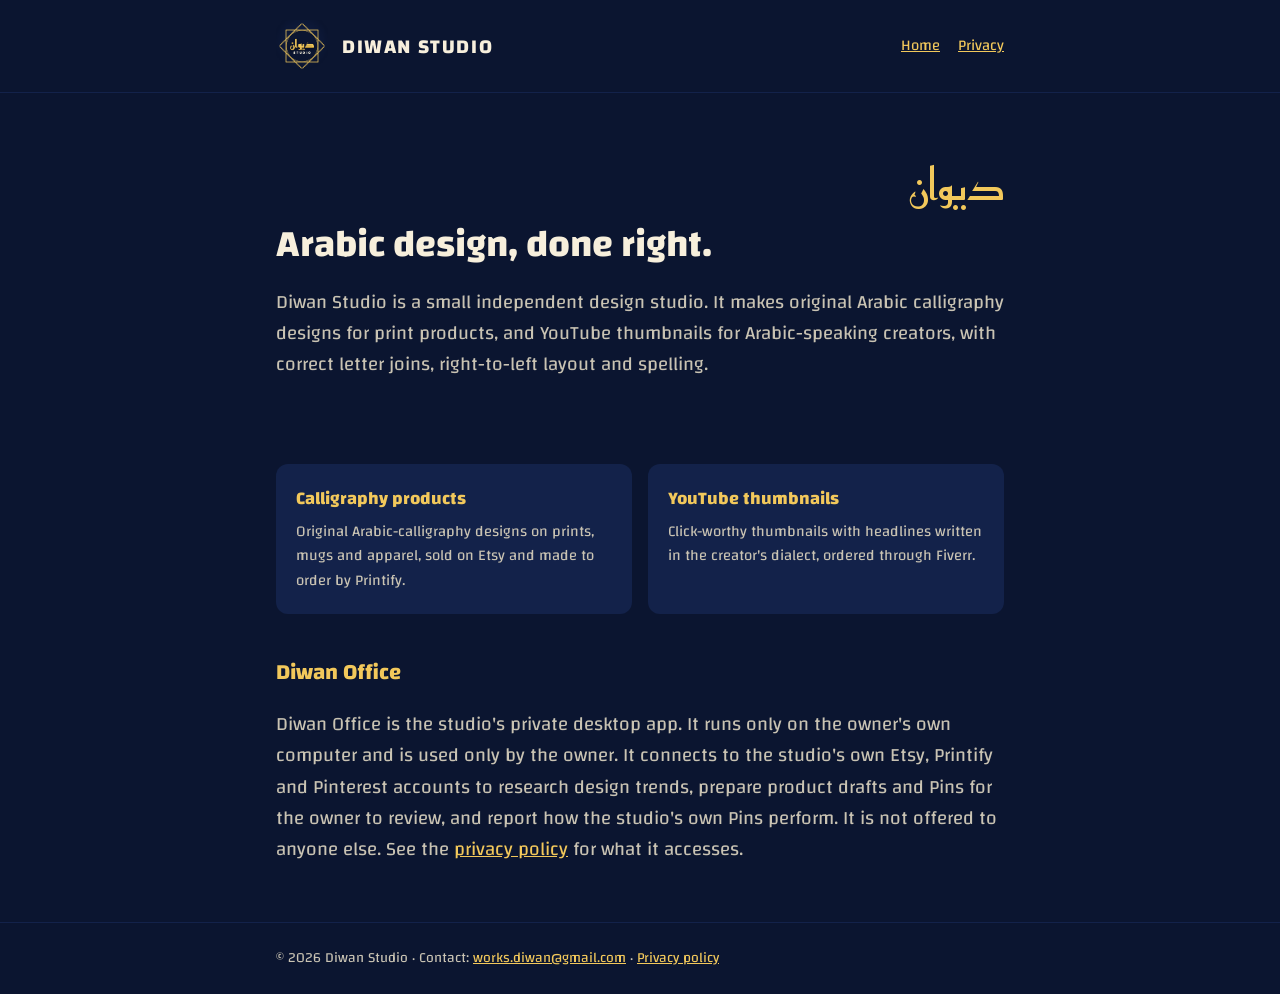
<file: index.html>
<!doctype html>
<html lang="en"><head><meta charset="utf-8"><meta name="viewport" content="width=device-width,initial-scale=1"><link rel="preconnect" href="https://fonts.googleapis.com"><link rel="stylesheet" href="https://fonts.googleapis.com/css2?family=Changa:wght@400;700&family=Reem+Kufi:wght@700&display=swap"><link rel="stylesheet" href="style.css"><link rel="icon" href="logo.png"><title>Diwan Studio</title>
<meta name="description" content="Diwan Studio: Arabic calligraphy designs and YouTube thumbnails with correct Arabic typography."></head>
<body><header><div class="wrap"><img src="logo.png" alt="Diwan Studio logo"><strong>DIWAN STUDIO</strong><nav><a href="index.html">Home</a><a href="privacy.html">Privacy</a></nav></div></header>
<main class="wrap">
<section class="hero">
<p class="ar" lang="ar" dir="rtl">ديوان</p>
<h1>Arabic design, done right.</h1>
<p class="lead">Diwan Studio is a small independent design studio. It makes original Arabic calligraphy designs for print products, and YouTube thumbnails for Arabic-speaking creators, with correct letter joins, right-to-left layout and spelling.</p>
</section>
<div class="cards">
<div class="card"><h3>Calligraphy products</h3><p>Original Arabic-calligraphy designs on prints, mugs and apparel, sold on Etsy and made to order by Printify.</p></div>
<div class="card"><h3>YouTube thumbnails</h3><p>Click-worthy thumbnails with headlines written in the creator's dialect, ordered through Fiverr.</p></div>
</div>
<h2>Diwan Office</h2>
<p class="lead">Diwan Office is the studio's private desktop app. It runs only on the owner's own computer and is used only by the owner. It connects to the studio's own Etsy, Printify and Pinterest accounts to research design trends, prepare product drafts and Pins for the owner to review, and report how the studio's own Pins perform. It is not offered to anyone else. See the <a href="privacy.html">privacy policy</a> for what it accesses.</p>
</main>
<footer><div class="wrap">© 2026 Diwan Studio · Contact: <a href="mailto:works.diwan@gmail.com">works.diwan@gmail.com</a> · <a href="privacy.html">Privacy policy</a></div></footer>
</body></html>
</file>
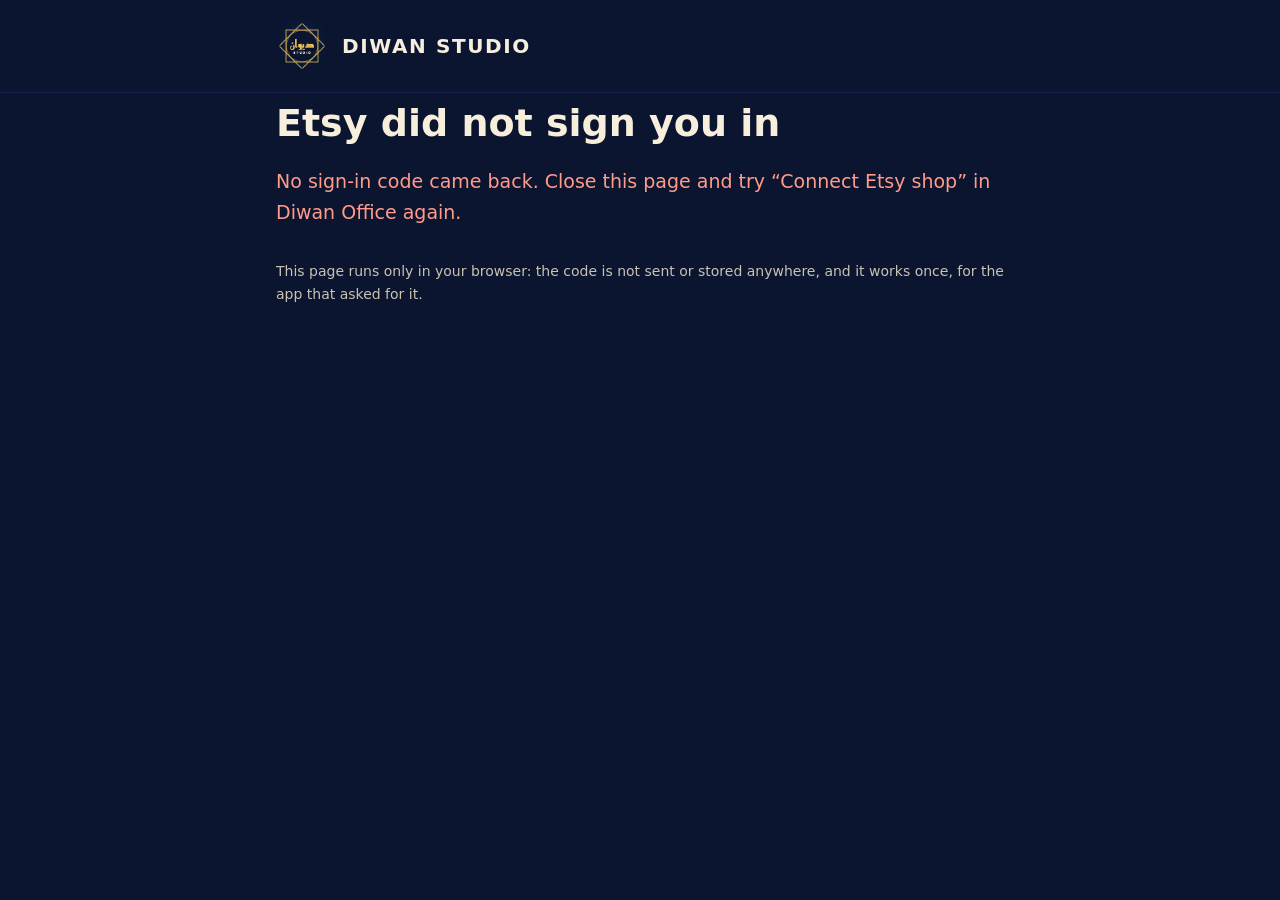
<file: etsy-callback.html>
<!doctype html>
<html lang="en"><head><meta charset="utf-8"><meta name="viewport" content="width=device-width,initial-scale=1"><meta name="robots" content="noindex"><link rel="stylesheet" href="style.css"><link rel="icon" href="logo.png"><title>Diwan Office · Etsy sign-in</title>
<style>.code{background:var(--navy2);border-radius:10px;padding:14px;font:15px/1.4 ui-monospace,Menlo,monospace;word-break:break-all;color:var(--cream)}button{background:var(--gold);color:var(--navy);border:0;border-radius:8px;padding:10px 18px;font:600 16px "Changa",system-ui,sans-serif;cursor:pointer;margin:12px 12px 0 0}.err{color:#ff9b8a}</style></head>
<body><header><div class="wrap"><img src="logo.png" alt="Diwan Studio logo"><strong>DIWAN STUDIO</strong></div></header>
<main class="wrap">
<h1 id="title">Etsy sign-in</h1>
<p class="lead" id="lead">Handing the sign-in back to Diwan Office…</p>
<div id="manual" hidden>
<p>If Diwan Office did not open by itself, copy this code and paste it in the app (Shop → “Paste the code”):</p>
<div class="code" id="code"></div>
<button type="button" id="copy">Copy the code</button><button type="button" id="open">Open Diwan Office</button>
</div>
<p style="color:var(--muted);font-size:14px;margin-top:32px">This page runs only in your browser: the code is not sent or stored anywhere, and it works once, for the app that asked for it.</p>
</main>
<script>
(function () {
  var q = new URLSearchParams(location.search);
  var code = q.get('code'), state = q.get('state'), error = q.get('error');
  var lead = document.getElementById('lead');
  if (error || !code || !state) {
    document.getElementById('title').textContent = 'Etsy did not sign you in';
    lead.className = 'lead err';
    lead.textContent = (q.get('error_description') || error || 'No sign-in code came back.') + ' Close this page and try “Connect Etsy shop” in Diwan Office again.';
    return;
  }
  var link = 'diwanoffice://etsy?code=' + encodeURIComponent(code) + '&state=' + encodeURIComponent(state);
  var text = code + ' ' + state;
  document.getElementById('code').textContent = text;
  document.getElementById('manual').hidden = false;
  document.getElementById('copy').onclick = function () { navigator.clipboard.writeText(text).then(function () { document.getElementById('copy').textContent = 'Copied'; }); };
  document.getElementById('open').onclick = function () { location.href = link; };
  // Remove the code from the address bar and history once read.
  history.replaceState(null, '', location.pathname);
  lead.textContent = 'Signed in. Diwan Office should open and finish connecting your shop.';
  location.href = link;
})();
</script>
</body></html>
</file>
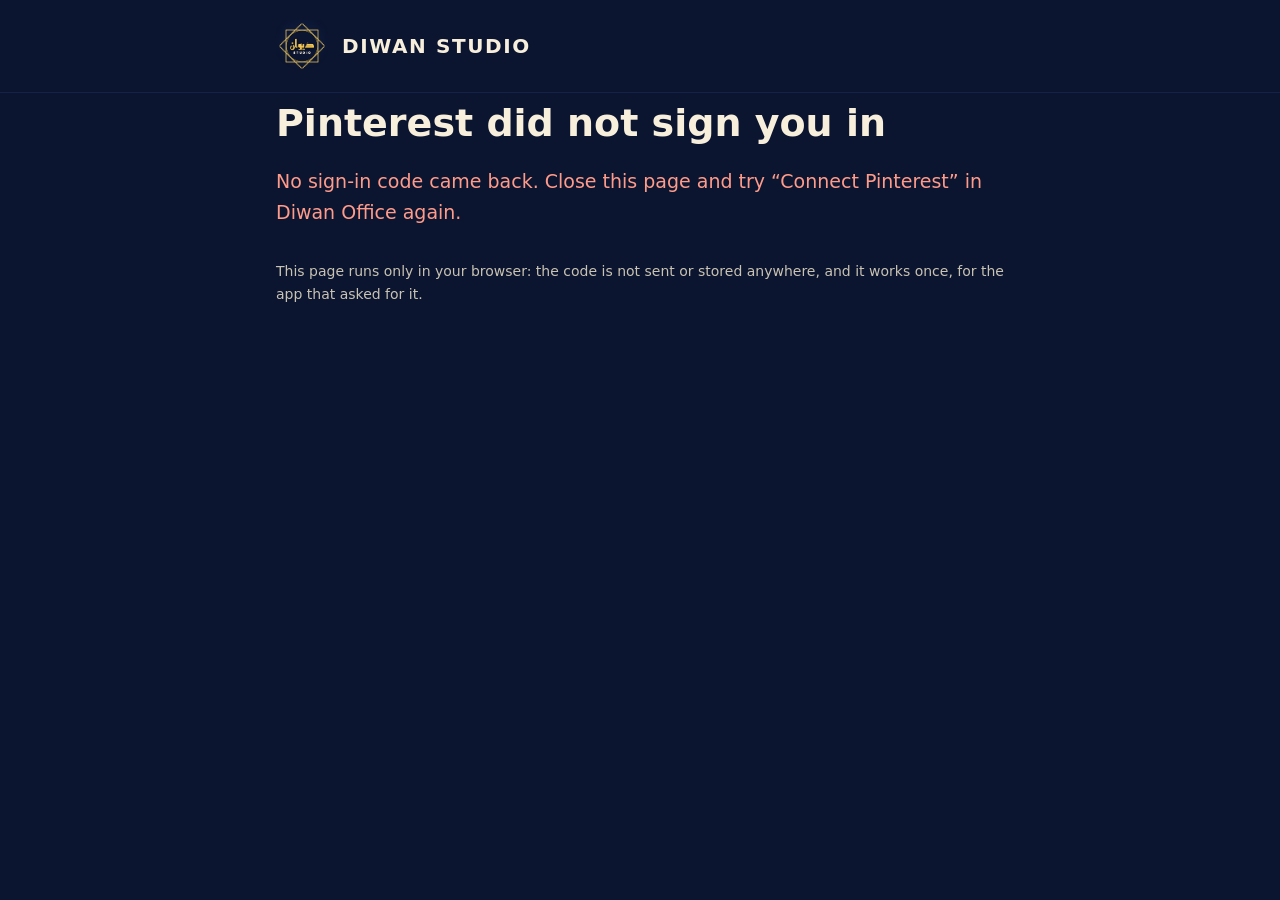
<file: pinterest-callback.html>
<!doctype html>
<html lang="en"><head><meta charset="utf-8"><meta name="viewport" content="width=device-width,initial-scale=1"><meta name="robots" content="noindex"><link rel="stylesheet" href="style.css"><link rel="icon" href="logo.png"><title>Diwan Office · Pinterest sign-in</title>
<style>.code{background:var(--navy2);border-radius:10px;padding:14px;font:15px/1.4 ui-monospace,Menlo,monospace;word-break:break-all;color:var(--cream)}button{background:var(--gold);color:var(--navy);border:0;border-radius:8px;padding:10px 18px;font:600 16px "Changa",system-ui,sans-serif;cursor:pointer;margin:12px 12px 0 0}.err{color:#ff9b8a}</style></head>
<body><header><div class="wrap"><img src="logo.png" alt="Diwan Studio logo"><strong>DIWAN STUDIO</strong></div></header>
<main class="wrap">
<h1 id="title">Pinterest sign-in</h1>
<p class="lead" id="lead">Handing the sign-in back to Diwan Office…</p>
<div id="manual" hidden>
<p>If Diwan Office did not open by itself, copy this code and paste it in the app (Setup → Pinterest → “paste the code”):</p>
<div class="code" id="code"></div>
<button type="button" id="copy">Copy the code</button><button type="button" id="open">Open Diwan Office</button>
</div>
<p style="color:var(--muted);font-size:14px;margin-top:32px">This page runs only in your browser: the code is not sent or stored anywhere, and it works once, for the app that asked for it.</p>
</main>
<script>
(function () {
  var q = new URLSearchParams(location.search);
  var code = q.get('code'), state = q.get('state'), error = q.get('error');
  var lead = document.getElementById('lead');
  if (error || !code || !state) {
    document.getElementById('title').textContent = 'Pinterest did not sign you in';
    lead.className = 'lead err';
    lead.textContent = (q.get('error_description') || error || 'No sign-in code came back.') + ' Close this page and try “Connect Pinterest” in Diwan Office again.';
    return;
  }
  var link = 'diwanoffice://pinterest?code=' + encodeURIComponent(code) + '&state=' + encodeURIComponent(state);
  var text = code + ' ' + state;
  document.getElementById('code').textContent = text;
  document.getElementById('manual').hidden = false;
  document.getElementById('copy').onclick = function () { navigator.clipboard.writeText(text).then(function () { document.getElementById('copy').textContent = 'Copied'; }); };
  document.getElementById('open').onclick = function () { location.href = link; };
  // Remove the code from the address bar and history once read.
  history.replaceState(null, '', location.pathname);
  lead.textContent = 'Signed in. Diwan Office should open and finish connecting Pinterest.';
  location.href = link;
})();
</script>
</body></html>
</file>
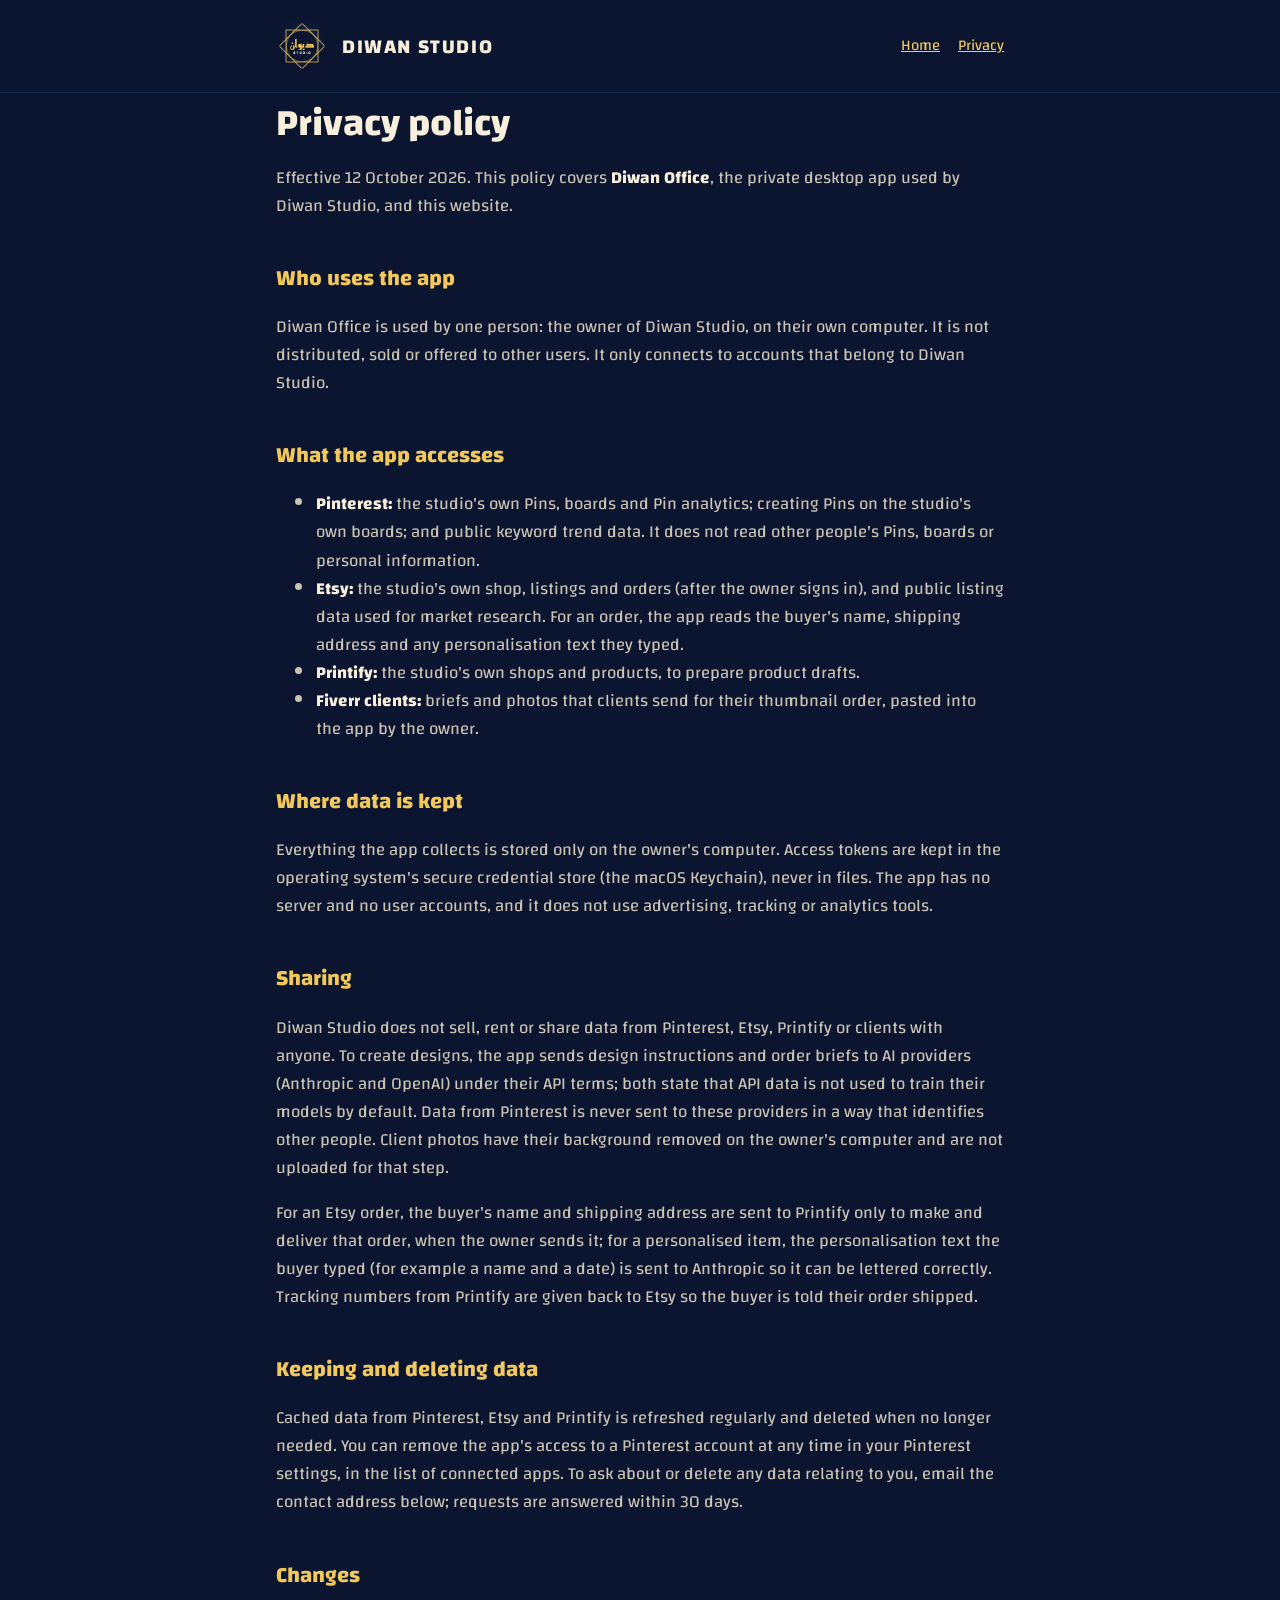
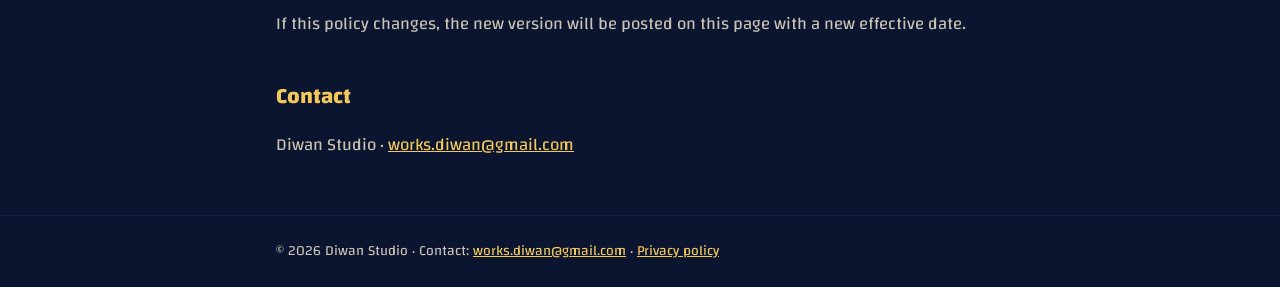
<file: privacy.html>
<!doctype html>
<html lang="en"><head><meta charset="utf-8"><meta name="viewport" content="width=device-width,initial-scale=1"><link rel="preconnect" href="https://fonts.googleapis.com"><link rel="stylesheet" href="https://fonts.googleapis.com/css2?family=Changa:wght@400;700&family=Reem+Kufi:wght@700&display=swap"><link rel="stylesheet" href="style.css"><link rel="icon" href="logo.png"><title>Privacy Policy · Diwan Studio</title></head>
<body><header><div class="wrap"><img src="logo.png" alt="Diwan Studio logo"><strong>DIWAN STUDIO</strong><nav><a href="index.html">Home</a><a href="privacy.html">Privacy</a></nav></div></header>
<main class="wrap policy">
<h1>Privacy policy</h1>
<p>Effective 12 October 2026. This policy covers <strong>Diwan Office</strong>, the private desktop app used by Diwan Studio, and this website.</p>

<h2>Who uses the app</h2>
<p>Diwan Office is used by one person: the owner of Diwan Studio, on their own computer. It is not distributed, sold or offered to other users. It only connects to accounts that belong to Diwan Studio.</p>

<h2>What the app accesses</h2>
<ul>
<li><strong>Pinterest:</strong> the studio's own Pins, boards and Pin analytics; creating Pins on the studio's own boards; and public keyword trend data. It does not read other people's Pins, boards or personal information.</li>
<li><strong>Etsy:</strong> the studio's own shop, listings and orders (after the owner signs in), and public listing data used for market research. For an order, the app reads the buyer's name, shipping address and any personalisation text they typed.</li>
<li><strong>Printify:</strong> the studio's own shops and products, to prepare product drafts.</li>
<li><strong>Fiverr clients:</strong> briefs and photos that clients send for their thumbnail order, pasted into the app by the owner.</li>
</ul>

<h2>Where data is kept</h2>
<p>Everything the app collects is stored only on the owner's computer. Access tokens are kept in the operating system's secure credential store (the macOS Keychain), never in files. The app has no server and no user accounts, and it does not use advertising, tracking or analytics tools.</p>

<h2>Sharing</h2>
<p>Diwan Studio does not sell, rent or share data from Pinterest, Etsy, Printify or clients with anyone. To create designs, the app sends design instructions and order briefs to AI providers (Anthropic and OpenAI) under their API terms; both state that API data is not used to train their models by default. Data from Pinterest is never sent to these providers in a way that identifies other people. Client photos have their background removed on the owner's computer and are not uploaded for that step.</p>
<p>For an Etsy order, the buyer's name and shipping address are sent to Printify only to make and deliver that order, when the owner sends it; for a personalised item, the personalisation text the buyer typed (for example a name and a date) is sent to Anthropic so it can be lettered correctly. Tracking numbers from Printify are given back to Etsy so the buyer is told their order shipped.</p>

<h2>Keeping and deleting data</h2>
<p>Cached data from Pinterest, Etsy and Printify is refreshed regularly and deleted when no longer needed. You can remove the app's access to a Pinterest account at any time in your Pinterest settings, in the list of connected apps. To ask about or delete any data relating to you, email the contact address below; requests are answered within 30 days.</p>

<h2>Changes</h2>
<p>If this policy changes, the new version will be posted on this page with a new effective date.</p>

<h2>Contact</h2>
<p>Diwan Studio · <a href="mailto:works.diwan@gmail.com">works.diwan@gmail.com</a></p>
</main>
<footer><div class="wrap">© 2026 Diwan Studio · Contact: <a href="mailto:works.diwan@gmail.com">works.diwan@gmail.com</a> · <a href="privacy.html">Privacy policy</a></div></footer>
</body></html>
</file>
<file: style.css>
:root{--navy:#0b1530;--navy2:#13224a;--gold:#f2c85b;--gold-deep:#c99a2e;--cream:#f7efdc;--muted:#c9c3b3}
*{box-sizing:border-box}
body{margin:0;background:var(--navy);color:var(--cream);font:17px/1.65 "Changa",system-ui,sans-serif}
a{color:var(--gold)}
.wrap{max-width:760px;margin:0 auto;padding:0 16px}
header{border-bottom:1px solid var(--navy2);padding:20px 0}
header .wrap{display:flex;align-items:center;gap:14px}
header img{width:52px;height:52px;border-radius:10px}
header strong{font-size:20px;letter-spacing:.08em}
header nav{margin-left:auto;display:flex;gap:18px;font-size:15px}
.hero{padding:64px 0 40px}
.ar{font-family:"Reem Kufi",serif;color:var(--gold);font-size:44px;line-height:1.3;margin:0}
h1{font-size:38px;line-height:1.2;margin:8px 0 16px}
h2{color:var(--gold);font-size:22px;margin:40px 0 8px}
.lead{color:var(--muted);font-size:19px}
.cards{display:grid;grid-template-columns:repeat(auto-fit,minmax(220px,1fr));gap:16px;margin:24px 0}
.card{background:var(--navy2);border-radius:12px;padding:20px}
.card h3{margin:0 0 6px;color:var(--gold);font-size:18px}
.card p{margin:0;color:var(--muted);font-size:15px}
footer{border-top:1px solid var(--navy2);margin-top:56px;padding:24px 0;color:var(--muted);font-size:14px}
.policy p,.policy li{color:var(--muted)}
.policy strong{color:var(--cream)}
</file>
